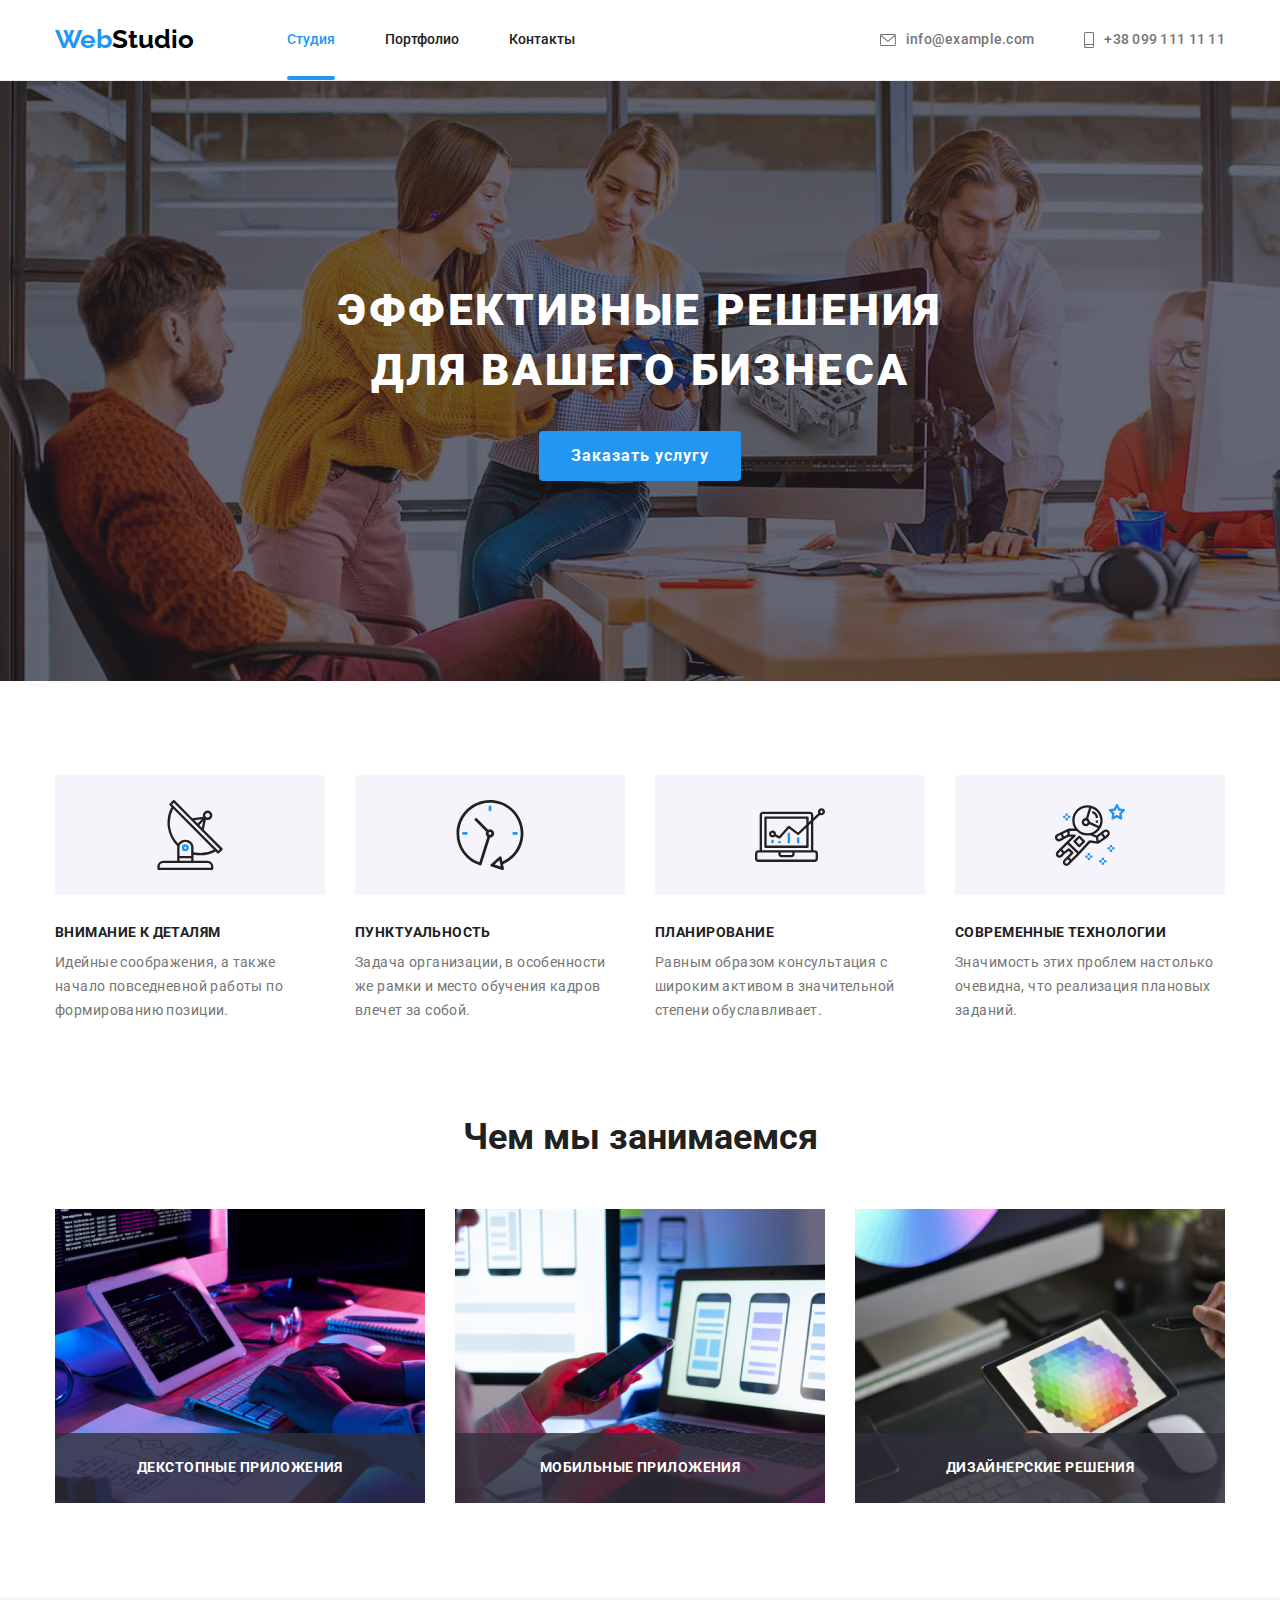
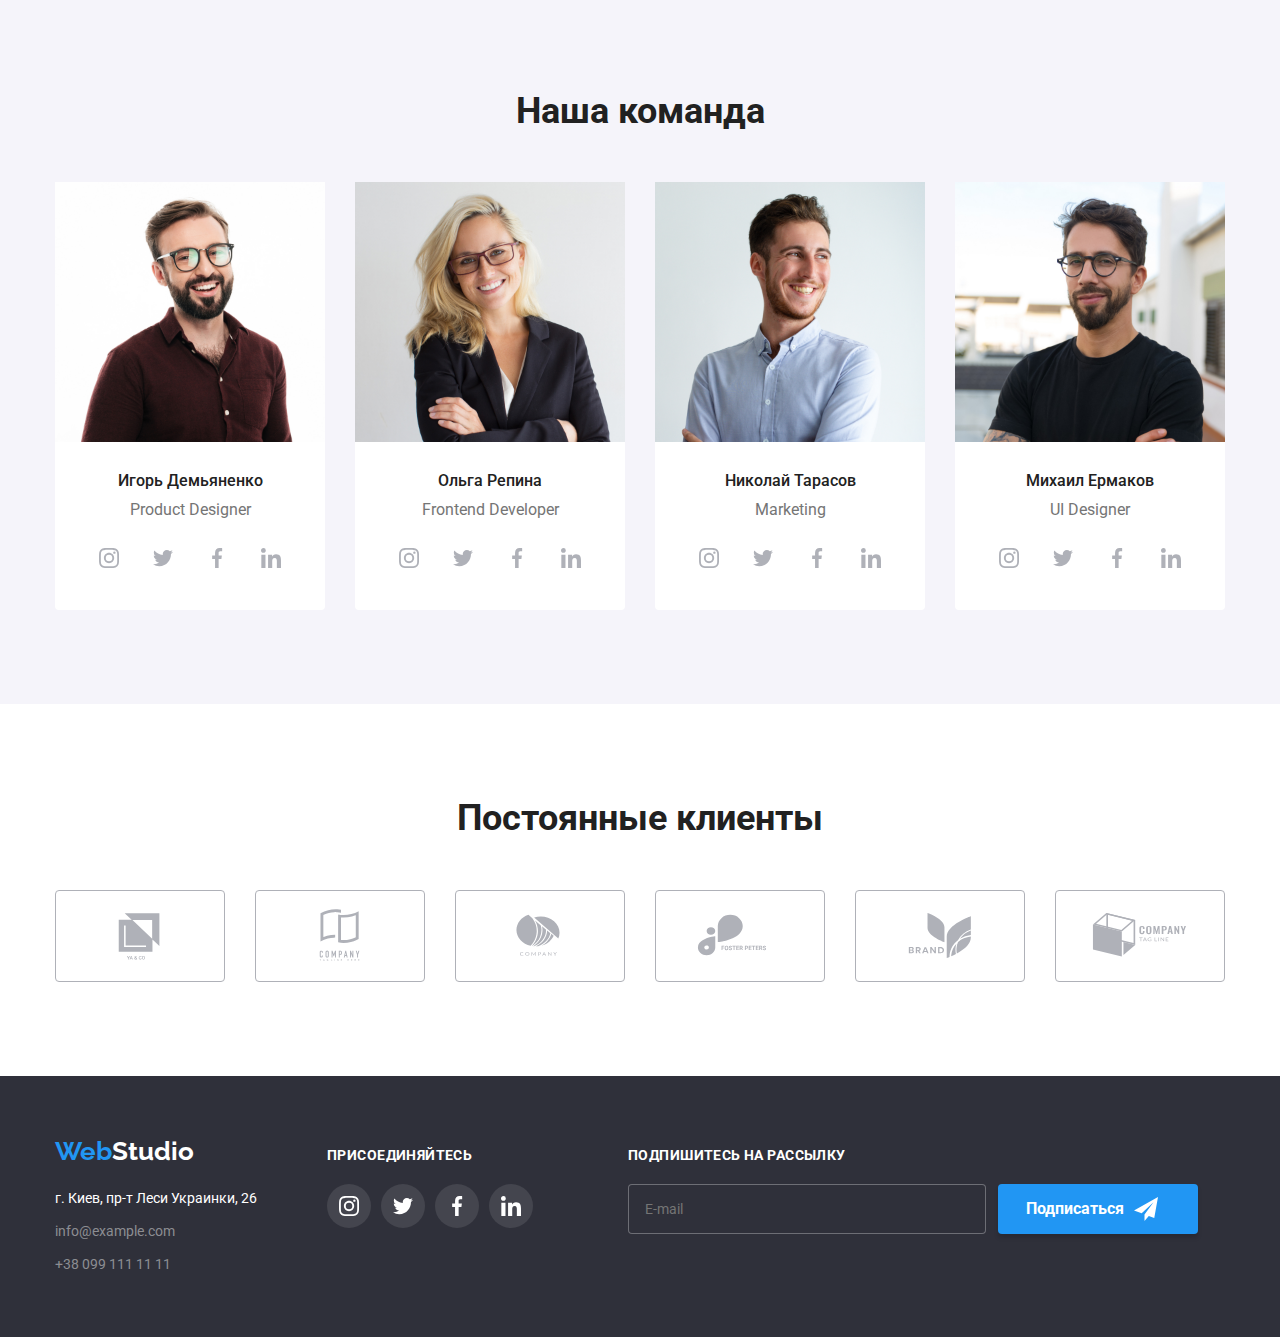
<file: index.html>
<!DOCTYPE html>
<html lang="ru">
  <head>
    <meta charset="UTF-8" />
    <meta name="description" content="A description of the page" />
    <title>Webstudio</title>
    <!--Основные шрифты-->
    <link rel="preconnect" href="https://fonts.googleapis.com" />
    <link rel="preconnect" href="https://fonts.gstatic.com" crossorigin />
    <link
      href="https://fonts.googleapis.com/css2?family=Raleway:wght@700&family=Roboto:wght@400;500;700;900&display=swap"
      rel="stylesheet"
    />

    <!-- modern-normalisd-->
    <link
      rel="stylesheet"
      href="https://cdn.jsdelivr.net/npm/modern-normalize@1.1.0/modern-normalize.min.css"
    />

    <link rel="stylesheet" href="./css/main.min.css" />
  </head>

  <body>
    <!--шапка страницы-->
    <header class="header section">
      <div class="container main__nav">
        <nav class="header__logo">
          <a class="header__link" lang="en" href="./index.html"
            ><span class="header__accent">Web</span>Studio</a
          >

          <ul class="header__nav__items nav__page">
            <li class="header__nav__list">
              <a class="header__nav current" href="./index.html">Студия</a>
            </li>
            <li class="header__nav__list">
              <a class="header__nav" href="portfolio.html">Портфолио</a>
            </li>
            <li class="header__nav__list"><a class="header__nav" href="">Контакты</a></li>
          </ul>
        </nav>

        <ul class="header__contact__items">
          <li class="header__list">
            <a class="header__contact" href="mailto:info@example.com">
              <svg class="header__icon" width="16" height="12">
                <use class="icon__envelope" href="./imeges/icon/icons.svg#icon-envelope"></use>
              </svg>
              info@example.com
            </a>
          </li>
          <li class="header__list">
            <a class="header__contact" href="tel+380991111111">
              <svg class="header__icon" width="10" height="16">
                <use class="icon__smartphone" href="./imeges/icon/icons.svg#icon-smartphone"></use>
              </svg>
              +38 099 111 11 11
            </a>
          </li>
        </ul>
      </div>
    </header>

    <!--Основная часть страници-->
    <main>
      <!--Логотип страницы-->
      <section class="logo__section">
        <div class="container">
          <h1 class="logo__titel">Эффективные решения для вашего бизнеса</h1>
          <button data-modal-open class="logo__btn btn" type="button">Заказать услугу</button>
        </div>
      </section>

      <!--Особенности-->
      <section class="features section">
        <div class="container">
          <h2 hidden class="features__titel">Особенности</h2>
          <ul class="features__section">
            <li class="features__list">
              <div class="features__list__icon">
                <svg class="features__icon">
                  <use href="./imeges/icon/icons.svg#icon-antenna"></use>
                </svg>
              </div>
              <h3 class="titel">Внимание к деталям</h3>
              <p class="features__about">
                Идейные соображения, а также начало повседневной работы по формированию позиции.
              </p>
            </li>
            <li class="features__list">
              <div class="features__list__icon">
                <svg class="features__icon">
                  <use href="./imeges/icon/icons.svg#icon-clock"></use>
                </svg>
              </div>
              <h3 class="titel">Пунктуальность</h3>
              <p class="features__about">
                Задача организации, в особенности же рамки и место обучения кадров влечет за собой.
              </p>
            </li>
            <li class="features__list">
              <div class="features__list__icon">
                <svg class="features__icon">
                  <use href="./imeges/icon/icons.svg#icon-diagram"></use>
                </svg>
              </div>
              <h3 class="titel">Планирование</h3>
              <p class="features__about">
                Равным образом консультация с широким активом в значительной степени обуславливает.
              </p>
            </li>
            <li class="features__list">
              <div class="features__list__icon">
                <svg class="features__icon">
                  <use href="./imeges/icon/icons.svg#icon-astronaut"></use>
                </svg>
              </div>
              <h3 class="titel">Современные технологии</h3>
              <p class="features__about">
                Значимость этих проблем настолько очевидна, что реализация плановых заданий.
              </p>
            </li>
          </ul>
        </div>
      </section>

      <!--Примеры работ-->
      <section class="gallery__section section">
        <div class="container">
          <h2 class="gallery__titel">Чем мы занимаемся</h2>
          <ul class="gallery__list__foto">
            <li class="gellery__list">
              <img
                src="./imeges/box1.jpg"
                alt="стол с планшетоми клавиатурой и схемой работы"
                width="370"
              />
              <div class="gellery__modal">
                <p class="gellery__text">Декстопные приложения</p>
              </div>
            </li>
            <li class="gellery__list">
              <img
                src="./imeges/box2.jpg"
                alt="телефон и ноутбук синхронизация телефона с ноутбуком"
                width="370"
              />
              <div class="gellery__modal">
                <p class="gellery__text">Мобильные приложения</p>
              </div>
            </li>
            <li class="gellery__list">
              <img src="./imeges/box3.jpg" alt="выбор цветового тона" width="370" />
              <div class="gellery__modal">
                <p class="gellery__text">Дизайнерские решения</p>
              </div>
            </li>
          </ul>
        </div>
      </section>

      <!--Команда-->
      <section class="team section">
        <div class="container">
          <h2 class="team__titel">Наша команда</h2>
          <ul class="team__list">
            <li class="team__section">
              <img
                class="team__img"
                src="./imeges/card1.jpg"
                alt="Портрет парня тридцати лет в коричневой рубашке"
                width="270"
              />
              <div class="team__card">
                <h3 class="team__titel__person">Игорь Демьяненко</h3>
                <p class="team__position">Product Designer</p>
                <ul class="socials">
                  <li class="socials__list">
                    <a class="socials__link" href="">
                      <svg class="socials__icon" width="20" height="20">
                        <use href="./imeges/icon/icons.svg#icon-instagram"></use>
                      </svg>
                    </a>
                  </li>
                  <li class="socials__list">
                    <a class="socials__link" href="">
                      <svg class="socials__icon" width="20" height="20">
                        <use href="./imeges/icon/icons.svg#icon-twitter"></use>
                      </svg>
                    </a>
                  </li>
                  <li class="socials__list">
                    <a class="socials__link" href="">
                      <svg class="socials__icon" width="20" height="20">
                        <use href="./imeges/icon/icons.svg#icon-facebook"></use>
                      </svg>
                    </a>
                  </li>
                  <li class="socials__list">
                    <a class="socials__link" href="">
                      <svg class="socials__icon" width="20" height="20">
                        <use href="./imeges/icon/icons.svg#icon-linkedin"></use>
                      </svg>
                    </a>
                  </li>
                </ul>
              </div>
            </li>
            <li class="team__section">
              <img
                class="team__img"
                src="./imeges/card2.jpg"
                alt="Портрет Молодая красивая блондинка в черном пиджаке"
                width="270"
              />
              <div class="team__card">
                <h3 class="team__titel__person">Ольга Репина</h3>
                <p class="team__position">Frontend Developer</p>
                <ul class="socials">
                  <li class="socials__list">
                    <a class="socials__link" href="">
                      <svg class="socials__icon" width="20" height="20">
                        <use href="./imeges/icon/icons.svg#icon-instagram"></use>
                      </svg>
                    </a>
                  </li>
                  <li class="socials__list">
                    <a class="socials__link" href="">
                      <svg class="socials__icon" width="20" height="20">
                        <use href="./imeges/icon/icons.svg#icon-twitter"></use>
                      </svg>
                    </a>
                  </li>
                  <li class="socials__list">
                    <a class="socials__link" href="">
                      <svg class="socials__icon" width="20" height="20">
                        <use href="./imeges/icon/icons.svg#icon-facebook"></use>
                      </svg>
                    </a>
                  </li>
                  <li class="socials__list">
                    <a class="socials__link" href="">
                      <svg class="socials__icon" width="20" height="20">
                        <use href="./imeges/icon/icons.svg#icon-linkedin"></use>
                      </svg>
                    </a>
                  </li>
                </ul>
              </div>
            </li>
            <li class="team__section">
              <img
                class="team__img"
                src="./imeges/card3.jpg"
                alt="Портрет. Веселый брюнет в голубой рубашке"
                width="270"
              />
              <div class="team__card">
                <h3 class="team__titel__person">Николай Тарасов</h3>
                <p class="team__position">Marketing</p>
                <ul class="socials">
                  <li class="socials__list">
                    <a class="socials__link" href="">
                      <svg class="socials__icon" width="20" height="20">
                        <use href="./imeges/icon/icons.svg#icon-instagram"></use>
                      </svg>
                    </a>
                  </li>
                  <li class="socials__list">
                    <a class="socials__link" href="">
                      <svg class="socials__icon" width="20" height="20">
                        <use href="./imeges/icon/icons.svg#icon-twitter"></use>
                      </svg>
                    </a>
                  </li>
                  <li class="socials__list">
                    <a class="socials__link" href="">
                      <svg class="socials__icon" width="20" height="20">
                        <use href="./imeges/icon/icons.svg#icon-facebook"></use>
                      </svg>
                    </a>
                  </li>
                  <li class="socials__list">
                    <a class="socials__link" href="">
                      <svg class="socials__icon" width="20" height="20">
                        <use href="./imeges/icon/icons.svg#icon-linkedin"></use>
                      </svg>
                    </a>
                  </li>
                </ul>
              </div>
            </li>
            <li class="team__section">
              <img
                class="team__img"
                src="./imeges/card4.jpg"
                alt="портрет парня в черной рубаке на улице"
                width="270"
              />
              <div class="team__card">
                <h3 class="team__titel__person">Михаил Ермаков</h3>
                <p class="team__position">UI Designer</p>
                <ul class="socials">
                  <li class="socials__list">
                    <a class="socials__link" href="">
                      <svg class="socials__icon" width="20" height="20">
                        <use href="./imeges/icon/icons.svg#icon-instagram"></use>
                      </svg>
                    </a>
                  </li>
                  <li class="socials__list">
                    <a class="socials__link" href="">
                      <svg class="socials__icon" width="20" height="20">
                        <use href="./imeges/icon/icons.svg#icon-twitter"></use>
                      </svg>
                    </a>
                  </li>
                  <li class="socials__list">
                    <a class="socials__link" href="">
                      <svg class="socials__icon" width="20" height="20">
                        <use href="./imeges/icon/icons.svg#icon-facebook"></use>
                      </svg>
                    </a>
                  </li>
                  <li class="socials__list">
                    <a class="socials__link" href="">
                      <svg class="socials__icon" width="20" height="20">
                        <use href="./imeges/icon/icons.svg#icon-linkedin"></use>
                      </svg>
                    </a>
                  </li>
                </ul>
              </div>
            </li>
          </ul>
        </div>
      </section>

      <!--Постоянные клиенты-->
      <section class="clients section">
        <div class="container">
          <h2 class="clients__titel">Постоянные клиенты</h2>
          <ul class="clients__list">
            <li class="clients__cards">
              <a class="clients__link" href="">
                <svg class="clients__logo">
                  <use href="./imeges/icon/icons.svg#icon-Logo1"></use>
                </svg>
              </a>
            </li>
            <li class="clients__cards">
              <a class="clients__link" href="">
                <svg class="clients__logo">
                  <use href="./imeges/icon/icons.svg#icon-Logo2"></use>
                </svg>
              </a>
            </li>
            <li class="clients__cards">
              <a class="clients__link" href="">
                <svg class="clients__logo">
                  <use href="./imeges/icon/icons.svg#icon-Logo3"></use>
                </svg>
              </a>
            </li>
            <li class="clients__cards">
              <a class="clients__link" href="">
                <svg class="clients__logo">
                  <use href="./imeges/icon/icons.svg#icon-Logo4"></use>
                </svg>
              </a>
            </li>
            <li class="clients__cards">
              <a class="clients__link" href="">
                <svg class="clients__logo">
                  <use href="./imeges/icon/icons.svg#icon-Logo5"></use>
                </svg>
              </a>
            </li>

            <li class="clients__cards">
              <a class="clients__link" href="">
                <svg class="clients__logo">
                  <use href="./imeges/icon/icons.svg#icon-Logo6"></use>
                </svg>
              </a>
            </li>
          </ul>
        </div>
      </section>
    </main>

    <!--Подвал-->
    <footer class="footer">
      <div class="container">
        <div class="footer__section">
          <a class="footer__logo" lang="en" href="./index.html">
            <span class="footer__logo__accent">Web</span>Studio</a
          >
          <address class="footer__address">
            <ul class="footer__address__list">
              <li class="footer__contact__list">
                <a class="footer__contact__adress" href="google.maps.г.Киев,пр-т-Леси-Украинки,26">
                  г. Киев, пр-т Леси Украинки, 26</a
                >
              </li>
              <li class="footer__contact__list">
                <a class="footer__contact" href="mailto:info@example.com">info@example.com</a>
              </li>
              <li class="footer__contact__list">
                <a class="footer__contact" href="tel+380991111111">+38 099 111 11 11</a>
              </li>
            </ul>
          </address>
        </div>
        <!--Соц.сети подвл-->

        <div class="footer__social__list">
          <p class="footer__titel__link">Присоединяйтесь</p>
          <ul class="footer__socials">
            <li class="footer__link__list">
              <a class="footer__linc__icon" href="">
                <svg class="footer__icon" width="20px" height="20px">
                  <use href="./imeges/icon/icons.svg#icon-instagram"></use>
                </svg>
              </a>
            </li>
            <li class="footer__link__list">
              <a class="footer__linc__icon" href="">
                <svg class="footer__icon" width="20px" height="20px">
                  <use href="./imeges/icon/icons.svg#icon-twitter"></use>
                </svg>
              </a>
            </li>
            <li class="footer__link__list">
              <a class="footer__linc__icon" href="">
                <svg class="footer__icon" width="20px" height="20px">
                  <use href="./imeges/icon/icons.svg#icon-facebook"></use>
                </svg>
              </a>
            </li>
            <li class="footer__link__list">
              <a class="footer__linc__icon" href="">
                <svg class="footer__icon" width="20px" height="20px">
                  <use href="./imeges/icon/icons.svg#icon-linkedin"></use>
                </svg>
              </a>
            </li>
          </ul>
        </div>

        <!-- Подписка на рассылку-->
        <div class="sub">
          <p class="footer__sub__titel">Подпишитесь на рассылку</p>
          <form class="footer__sub__form">
            <div class="footer__sub__grup">
              <label class="footer__sub__label">
                <input class="footer__sub" type="email" name="mail" placeholder="E-mail" />
              </label>
              <button class="footer__sub__btn" type="submit">
                Подписаться
                <svg class="footer__btn__svg">
                  <use href="./imeges/icon/icons.svg#icon-send"></use>
                </svg>
              </button>
            </div>
          </form>
        </div>
      </div>
    </footer>
    <!-- Модалка-->
    <div data-modal class="backdrop is-hidden">
      <div class="modal">
        <button data-modal-close class="modal__btn">
          <svg class="modal__icon">
            <use width="11" height="11" href="./imeges/icon/icons.svg#icon-vector"></use>
          </svg>
        </button>

        <p class="modal__titel">Оставьте свои данные, мы вам перезвоним</p>
        <form class="form__list">
          <div class="form__faild">
            <label class="form__label" for="name">Имя</label>
            <div class="form__input__svg">
              <input class="form__input" type="text" name="name" id="name" />
              <svg class="form__icon">
                <use href="./imeges/icon/icons.svg#icon-person-modal"></use>
              </svg>
            </div>
          </div>

          <div class="form__faild">
            <label class="form__label" for="tel">Телефон</label>
            <div class="form__input__svg">
              <input class="form__input" type="tel" name="tel" id="tel" />
              <svg class="form__icon">
                <use href="./imeges/icon/icons.svg#icon-phone-modal"></use>
              </svg>
            </div>
          </div>

          <div class="form__faild">
            <label class="form__label" for="mail">Почта</label>
            <div class="form__input__svg">
              <input class="form__input" type="email" name="mail" id="mail" />
              <svg class="form__icon">
                <use href="./imeges/icon/icons.svg#icon-email-modal"></use>
              </svg>
            </div>
          </div>

          <div class="form__faild last">
            <label class="form__label" for="comment">Коментарий</label>
            <textarea
              class="form__comment"
              name="comment"
              id="comment"
              rows="5"
              placeholder="Введите текст"
            ></textarea>
          </div>
          <div class="form__agreement">
            <label class="form__checkbox__label">
              <input class="form__checkbox" type="checkbox" name="topic" value="html" />
              <svg class="form__chec__ikon">
                <use href="./imeges/icon/icons.svg#icon-check"></use>
              </svg>
              Соглашаюсь с рассылкой и принимаю &nbsp
              <a class="form__chec__link" href="">Условия договора</a>
            </label>
          </div>
          <button class="form__chec__btn" type="submit">Отправить</button>
        </form>
      </div>
    </div>

    <!--<script src="./js/modal.js"></script>-->
    <script src="./js/modal.js"></script>
  </body>
</html>
</file>
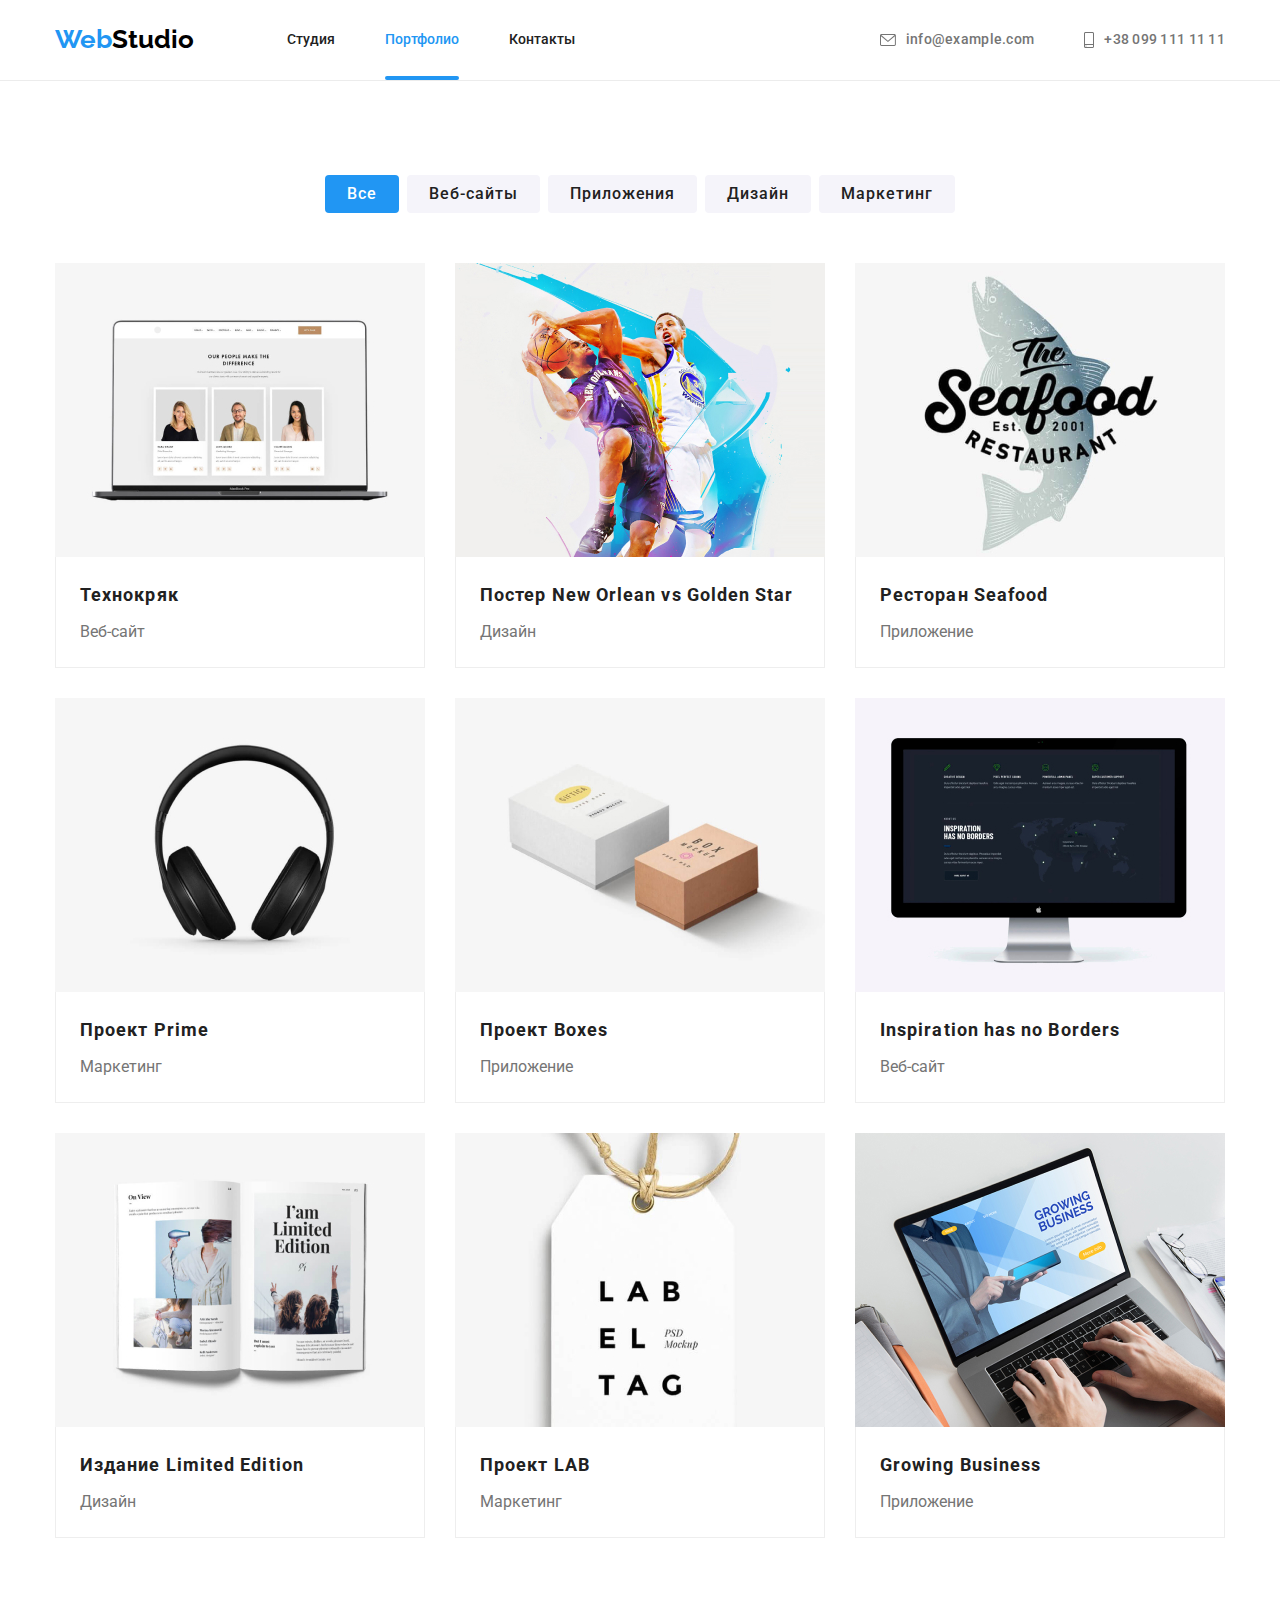
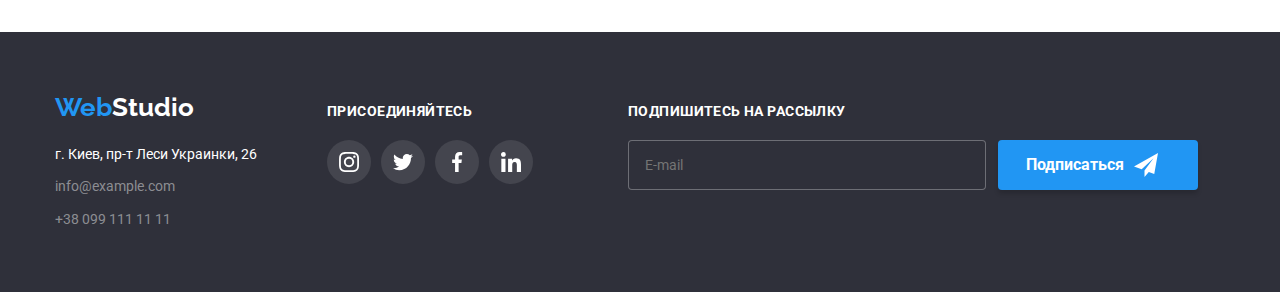
<file: portfolio.html>
<!DOCTYPE html>
<html lang="ru">
  <head>
    <meta charset="UTF-8" />
    <meta name="description" content="A description of the page" />
    <title>Webstudio</title>
    <!--Основные шрифты-->
    <link rel="preconnect" href="https://fonts.googleapis.com" />
    <link rel="preconnect" href="https://fonts.gstatic.com" crossorigin />
    <link
      href="https://fonts.googleapis.com/css2?family=Raleway:wght@700&family=Roboto:wght@400;500;700;900&display=swap"
      rel="stylesheet"
    />

    <!-- modern-normalisd-->
    <link
      rel="stylesheet"
      href="https://cdn.jsdelivr.net/npm/modern-normalize@1.1.0/modern-normalize.min.css"
    />

    <link rel="stylesheet" href="./css/main.min.css" />
  </head>

  <body>
    <!--шапка страницы-->
    <header class="header section">
      <div class="container main__nav">
        <nav class="header__logo">
          <a class="header__link" lang="en" href="./index.html"
            ><span class="header__accent">Web</span>Studio</a
          >

          <ul class="header__nav__items nav__page">
            <li class="header__nav__list">
              <a class="header__nav" href="./index.html">Студия</a>
            </li>
            <li class="header__nav__list">
              <a class="header__nav current" href="portfolio.html">Портфолио</a>
            </li>
            <li class="header__nav__list"><a class="header__nav" href="">Контакты</a></li>
          </ul>
        </nav>

        <ul class="header__contact__items">
          <li class="header__list">
            <a class="header__contact" href="mailto:info@example.com">
              <svg class="header__icon" width="16" height="12">
                <use class="icon__envelope" href="./imeges/icon/icons.svg#icon-envelope"></use>
              </svg>
              info@example.com
            </a>
          </li>
          <li class="header__list">
            <a class="header__contact" href="tel+380991111111">
              <svg class="header__icon" width="10" height="16">
                <use class="icon__smartphone" href="./imeges/icon/icons.svg#icon-smartphone"></use>
              </svg>
              +38 099 111 11 11
            </a>
          </li>
        </ul>
      </div>
    </header>
    <!--Основная часть страницы-->
    <main>
      <div class="section">
        <div class="container">
          <h1 hidden>Галерея</h1>
          <!--Кнопки фильтра-->
          <ul class="btn__list">
            <li><button class="btn__filtr btn__activ" type="button">Все</button></li>
            <li><button class="btn__filtr" type="button">Веб-сайты</button></li>
            <li><button class="btn__filtr" type="button">Приложения</button></li>
            <li><button class="btn__filtr" type="button">Дизайн</button></li>
            <li><button class="btn__filtr" type="button">Маркетинг</button></li>
          </ul>
        </div>

        <!--Портфолио-->
        <div class="container">
          <ul class="portfolio__list">
            <li class="portfolio__section">
              <a class="portfolio__link" href="#">
                <div class="portfolio__thumb">
                  <img
                    class="portfolio__img"
                    src="./imeges/portfolio1.jpg"
                    alt="Веб-сайт"
                    width="370"
                    height="294"
                  />
                  <div class="portfolio__overlay">
                    <p class="portfolio__text">
                      Ресурс предлагает комплексные предложения с разным уровнем функционала и
                      сервисов. Все это позволит посетителю получить исчерпывающие сведения о
                      компании или частном лице.
                    </p>
                  </div>
                </div>
                <div class="portfolio__card">
                  <h2 class="portfolio__titel">Технокряк</h2>
                  <p class="portfolio__desc">Веб-сайт</p>
                </div>
              </a>
            </li>

            <li class="portfolio__section">
              <a class="portfolio__link" href="#">
                <div class="portfolio__thumb">
                  <img
                    class="portfolio__img"
                    src="./imeges/portfolio2.jpg"
                    alt="постер команды"
                    width="370"
                    height="294"
                  />
                  <div class="portfolio__overlay">
                    <p class="portfolio__text">
                      Ресурс предлагает комплексные предложения с разным уровнем функционала и
                      сервисов. Все это позволит посетителю получить исчерпывающие сведения о
                      компании или частном лице.
                    </p>
                  </div>
                </div>
                <div class="portfolio__card">
                  <h2 class="portfolio__titel">Постер New Orlean vs Golden Star</h2>
                  <p class="portfolio__desc">Дизайн</p>
                </div>
              </a>
            </li>

            <li class="portfolio__section">
              <a class="portfolio__link" href="#">
                <div class="portfolio__thumb">
                  <img
                    class="portfolio__img"
                    src="./imeges/portfolio3.jpg"
                    alt="логотип ресторана"
                    width="370"
                    height="294"
                  />
                  <div class="portfolio__overlay">
                    <p class="portfolio__text">
                      Ресурс предлагает комплексные предложения с разным уровнем функционала и
                      сервисов. Все это позволит посетителю получить исчерпывающие сведения о
                      компании или частном лице.
                    </p>
                  </div>
                </div>
                <div class="portfolio__card">
                  <h2 class="portfolio__titel">Ресторан Seafood</h2>
                  <p class="portfolio__desc">Приложение</p>
                </div>
              </a>
            </li>

            <li class="portfolio__section">
              <a class="portfolio__link" href="#">
                <div class="portfolio__thumb">
                  <img
                    class="portfolio__img"
                    src="./imeges/portfolio4.jpg"
                    alt="наушники"
                    width="370"
                    height="294"
                  />
                  <div class="portfolio__overlay">
                    <p class="portfolio__text">
                      Ресурс предлагает комплексные предложения с разным уровнем функционала и
                      сервисов. Все это позволит посетителю получить исчерпывающие сведения о
                      компании или частном лице.
                    </p>
                  </div>
                </div>
                <div class="portfolio__card">
                  <h2 class="portfolio__titel">Проект Prime</h2>
                  <p class="portfolio__desc">Маркетинг</p>
                </div>
              </a>
            </li>

            <li class="portfolio__section">
              <a class="portfolio__link" href="#">
                <div class="portfolio__thumb">
                  <img
                    class="portfolio__img"
                    src="./imeges/portfolio5.jpg"
                    alt="бокс проект"
                    width="370"
                    height="294"
                  />
                  <div class="portfolio__overlay">
                    <p class="portfolio__text">
                      Ресурс предлагает комплексные предложения с разным уровнем функционала и
                      сервисов. Все это позволит посетителю получить исчерпывающие сведения о
                      компании или частном лице.
                    </p>
                  </div>
                </div>
                <div class="portfolio__card">
                  <h2 class="portfolio__titel">Проект Boxes</h2>
                  <p class="portfolio__desc">Приложение</p>
                </div>
              </a>
            </li>

            <li class="portfolio__section">
              <a class="portfolio__link" href="#">
                <div class="portfolio__thumb">
                  <img
                    class="portfolio__img"
                    src="./imeges/portfolio6.jpg"
                    alt="изображение монитора"
                    width="370"
                    height="294"
                  />
                  <div class="portfolio__overlay">
                    <p class="portfolio__text">
                      Ресурс предлагает комплексные предложения с разным уровнем функционала и
                      сервисов. Все это позволит посетителю получить исчерпывающие сведения о
                      компании или частном лице.
                    </p>
                  </div>
                </div>
                <div class="portfolio__card">
                  <h2 class="portfolio__titel">Inspiration has no Borders</h2>
                  <p class="portfolio__desc">Веб-сайт</p>
                </div>
              </a>
            </li>

            <li class="portfolio__section">
              <a class="portfolio__link" href="#">
                <div class="portfolio__thumb">
                  <img
                    class="portfolio__img"
                    src="./imeges/portfolio7.jpg"
                    alt="дизайн книги"
                    width="370"
                    height="294"
                  />
                  <div class="portfolio__overlay">
                    <p class="portfolio__text">
                      Ресурс предлагает комплексные предложения с разным уровнем функционала и
                      сервисов. Все это позволит посетителю получить исчерпывающие сведения о
                      компании или частном лице.
                    </p>
                  </div>
                </div>
                <div class="portfolio__card">
                  <h2 class="portfolio__titel">Издание Limited Edition</h2>
                  <p class="portfolio__desc">Дизайн</p>
                </div>
              </a>
            </li>

            <li class="portfolio__section">
              <a class="portfolio__link" href="#">
                <div class="portfolio__thumb">
                  <img
                    class="portfolio__img"
                    src="./imeges/portfolio8.jpg"
                    alt="макет логотипа"
                    width="370"
                    height="294"
                  />
                  <div class="portfolio__overlay">
                    <p class="portfolio__text">
                      Ресурс предлагает комплексные предложения с разным уровнем функционала и
                      сервисов. Все это позволит посетителю получить исчерпывающие сведения о
                      компании или частном лице.
                    </p>
                  </div>
                </div>
                <div class="portfolio__card">
                  <h2 class="portfolio__titel">Проект LAB</h2>
                  <p class="portfolio__desc">Маркетинг</p>
                </div>
              </a>
            </li>

            <li class="portfolio__section">
              <a class="portfolio__link" href="#">
                <div class="portfolio__thumb">
                  <img
                    class="portfolio__img"
                    src="./imeges/portfolio9.jpg"
                    alt="проект приложения"
                    width="370"
                    height="294"
                  />
                  <div class="portfolio__overlay">
                    <p class="portfolio__text">
                      Ресурс предлагает комплексные предложения с разным уровнем функционала и
                      сервисов. Все это позволит посетителю получить исчерпывающие сведения о
                      компании или частном лице.
                    </p>
                  </div>
                </div>
                <div class="portfolio__card">
                  <h2 class="portfolio__titel">Growing Business</h2>
                  <p class="portfolio__desc">Приложение</p>
                </div>
              </a>
            </li>
          </ul>
        </div>
      </div>
    </main>

    <!--Подвал-->
    <footer class="footer">
      <div class="container">
        <div class="footer__section">
          <a class="footer__logo" lang="en" href="./index.html">
            <span class="footer__logo__accent">Web</span>Studio</a
          >
          <address class="footer__address">
            <ul class="footer__address__list">
              <li class="footer__contact__list">
                <a class="footer__contact__adress" href="google.maps.г.Киев,пр-т-Леси-Украинки,26">
                  г. Киев, пр-т Леси Украинки, 26</a
                >
              </li>
              <li class="footer__contact__list">
                <a class="footer__contact" href="mailto:info@example.com">info@example.com</a>
              </li>
              <li class="footer__contact__list">
                <a class="footer__contact" href="tel+380991111111">+38 099 111 11 11</a>
              </li>
            </ul>
          </address>
        </div>
        <!--Соц.сети подвл-->

        <div class="footer__social__list">
          <p class="footer__titel__link">Присоединяйтесь</p>
          <ul class="footer__socials">
            <li class="footer__link__list">
              <a class="footer__linc__icon" href="">
                <svg class="footer__icon" width="20px" height="20px">
                  <use href="./imeges/icon/icons.svg#icon-instagram"></use>
                </svg>
              </a>
            </li>
            <li class="footer__link__list">
              <a class="footer__linc__icon" href="">
                <svg class="footer__icon" width="20px" height="20px">
                  <use href="./imeges/icon/icons.svg#icon-twitter"></use>
                </svg>
              </a>
            </li>
            <li class="footer__link__list">
              <a class="footer__linc__icon" href="">
                <svg class="footer__icon" width="20px" height="20px">
                  <use href="./imeges/icon/icons.svg#icon-facebook"></use>
                </svg>
              </a>
            </li>
            <li class="footer__link__list">
              <a class="footer__linc__icon" href="">
                <svg class="footer__icon" width="20px" height="20px">
                  <use href="./imeges/icon/icons.svg#icon-linkedin"></use>
                </svg>
              </a>
            </li>
          </ul>
        </div>

        <!-- Подписка на рассылку-->
        <div class="sub">
          <p class="footer__sub__titel">Подпишитесь на рассылку</p>
          <form class="footer__sub__form">
            <div class="footer__sub__grup">
              <label class="footer__sub__label">
                <input class="footer__sub" type="email" name="mail" placeholder="E-mail" />
              </label>
              <button class="footer__sub__btn" type="submit">
                Подписаться
                <svg class="footer__btn__svg">
                  <use href="./imeges/icon/icons.svg#icon-send"></use>
                </svg>
              </button>
            </div>
          </form>
        </div>
      </div>
    </footer>
  </body>
</html>
</file>
<file: css/main.min.css>
:root{--primery-text-color: #757575;--titel-text-color: #212121;--accent-text-color: #2196f3;--heder-logo-color: #000000;--icon-color: #AFB1B8;--main-background-color: #ffffff;--section-fond-color: #2f303a;--border-portfolio: #eeeeee;--text-color-logo-adres-btn: #ffffff;--text-footer: #8C8D92;--filter-btn-tim-fon: #f5f4fa;--logo-btn-hover: #188ce8;--footer-icon: #44454E;--portfolio-section-gap: 30px;--box-shedov-tim-form-btn: 0px 1px 3px rgba(0, 0, 0, 0.12), 0px 1px 1px rgba(0, 0, 0, 0.14), 0px 2px 1px rgba(0, 0, 0, 0.2);--border-shedov: rgba(255, 255, 255, 0.3);--border-form: rgba(33, 33, 33, 0.2);--border-btn: rgba(0, 0, 0, 0.1);--animation: cubic-bezier(0.4, 0, 0.2, 1);--shedov-backdrop: rgba(0, 0, 0, 0.2);--shadov-btn: 0px 3px 1px rgba(0, 0, 0, 0.1), 0px 1px 2px rgba(0, 0, 0, 0.08), 0px 2px 2px rgba(0, 0, 0, 0.12);--background-gellery-modal: rgba(47, 48, 58, 0.8);--portfolio-tumb: rgba(33, 150, 243, 0.9);--link-shadov: 0px 1px 1px rgba(0, 0, 0, 0.12), 0px 4px 4px rgba(0, 0, 0, 0.06), 1px 4px 6px rgba(0, 0, 0, 0.16)}*,*::before *::after{-webkit-box-sizing:border-box;box-sizing:border-box}body{background-color:var(--main-background-color);font-family:"Roboto",sans-serif;font-size:14px;line-height:1.5;color:var(--primery-text-color)}img{display:block;max-width:100%;height:auto}.section{padding-top:94px;padding-bottom:94px}h1,h2,h3,h4,h5,h6,p{margin-top:0;margin-bottom:0}ul{padding-left:0;margin-top:0;margin-bottom:0;list-style:none}.container{width:1200px;padding-left:15px;padding-right:15px;margin-right:auto;margin-left:auto}.header{padding-top:0px;padding-bottom:0px;border-bottom:1px solid #ececec;-ms-flex-wrap:nowrap;flex-wrap:nowrap}.header__logo{display:-webkit-box;display:-ms-flexbox;display:flex;-webkit-box-align:center;-ms-flex-align:center;align-items:center}.header__link{margin-right:93px;font-family:Raleway;color:var(--heder-logo-color);font-size:26px;font-weight:bold;text-decoration:none;cursor:default;line-height:1.2}.header__accent{color:var(--accent-text-color)}.nav__page{display:-webkit-box;display:-ms-flexbox;display:flex}.header__nav__list{margin-right:50px}.header__nav__list:last-child{margin-right:0}.header__nav{color:var(--titel-text-color);padding-top:32px;padding-bottom:32px;display:block;position:relative;font-weight:500;text-decoration:none;line-height:1.14;-webkit-transition-property:color;transition-property:color;-webkit-transition-duration:250ms;transition-duration:250ms;-webkit-transition-timing-function:var(--animation);transition-timing-function:var(--animation)}.header__nav:hover,.header__nav:focus{color:var(--accent-text-color)}.header__nav.current{color:var(--accent-text-color)}.header__nav.header__nav::after{content:"";position:absolute;left:0px;bottom:0px;display:block;width:100%;height:4px;background-color:var(--accent-text-color);opacity:0;-webkit-transition:opacity 250ms var(--animation);transition:opacity 250ms var(--animation);border-radius:2px}.header__nav:hover::after{opacity:1;border-radius:4px}.header__nav.current::after{opacity:1;border-radius:4px}.header__contact__items{margin-left:auto;display:-webkit-box;display:-ms-flexbox;display:flex;-webkit-box-align:center;-ms-flex-align:center;align-items:center}.main__nav{display:-webkit-box;display:-ms-flexbox;display:flex}.header__list{margin-left:50px}.header__list:first-child{margin-left:0}.header__contact{display:-webkit-box;display:-ms-flexbox;display:flex;-webkit-box-align:center;-ms-flex-align:center;align-items:center;padding-top:32px;padding-bottom:32px;color:var(--primery-text-color);text-decoration:none;font-weight:500;line-height:1.14;letter-spacing:.02em;-webkit-transition-property:color;transition-property:color;-webkit-transition-duration:250ms;transition-duration:250ms;-webkit-transition-timing-function:var(--animation);transition-timing-function:var(--animation)}.header__contact:hover,.header__contact:focus{color:var(--accent-text-color)}.header__icon{display:inline-block;margin-right:10px;fill:currentColor}.logo__section{padding-top:200px;padding-bottom:200px;text-align:center;background-color:var(--section-fond-color);max-width:1600px;min-height:600px;margin-left:auto;margin-right:auto;background-image:-webkit-gradient(linear, left top, right top, from(rgba(47, 48, 58, 0.4)), to(rgba(47, 48, 58, 0.4))),url(../imeges/imgfon.jpg);background-image:linear-gradient(to right, rgba(47, 48, 58, 0.4), rgba(47, 48, 58, 0.4)),url(../imeges/imgfon.jpg);background-size:cover;background-repeat:no-repeat}.logo__titel{width:696px;margin:auto;color:var(--text-color-logo-adres-btn);font-size:44px;font-weight:900;line-height:1.36;letter-spacing:.06em;font-family:Roboto;text-transform:uppercase}.logo__btn{margin-top:30px;padding:10px 32px;min-width:13px;color:var(--text-color-logo-adres-btn);background-color:var(--accent-text-color);font-size:16px;font-weight:bold;cursor:pointer;line-height:1.87;-webkit-box-align:center;-ms-flex-align:center;align-items:center;letter-spacing:.06em;border-radius:4px;border:0;-webkit-transition-property:background-color;transition-property:background-color;-webkit-transition-duration:250ms;transition-duration:250ms;-webkit-transition-timing-function:var(--animation);transition-timing-function:var(--animation)}.logo__btn:hover,.logo__btn:focus{background-color:var(--logo-btn-hover)}.features{width:1200px;margin:auto}.features__section{display:-webkit-box;display:-ms-flexbox;display:flex;margin-top:0;margin-bottom:0}.features__list{letter-spacing:.03em;margin-right:30px;width:270px}.features__list:last-child{margin-right:0}.features__list__icon{display:-webkit-box;display:-ms-flexbox;display:flex;-webkit-box-align:center;-ms-flex-align:center;align-items:center;-webkit-box-pack:center;-ms-flex-pack:center;justify-content:center;background:var(--filter-btn-tim-fon);border-radius:4px;padding:0;margin-bottom:30px;width:270px;height:120px}.features__icon{margin:0px;width:70px;height:70px}.titel{margin-bottom:10px;color:var(--titel-text-color);font-weight:bold;font-size:14px;line-height:1.14;letter-spacing:.03em;text-transform:uppercase}.features__about{color:var(--primery-text-color);line-height:1.71;letter-spacing:0,3em}.gallery__section{padding-top:0}.gallery__list__foto{display:-webkit-box;display:-ms-flexbox;display:flex}.gallery__titel{margin-bottom:50px;color:var(--titel-text-color);font-weight:bold;font-size:36px;line-height:1.16;text-align:center}.gellery__list{position:relative;margin-right:30px}.gellery__list:last-child{margin-right:0}.gellery__modal{display:-webkit-box;display:-ms-flexbox;display:flex;-webkit-box-pack:center;-ms-flex-pack:center;justify-content:center;-webkit-box-align:center;-ms-flex-align:center;align-items:center;position:absolute;bottom:0px;width:370px;height:70px;background-color:var(--background-gellery-modal)}.gellery__text{color:var(--text-color-logo-adres-btn);font-weight:bold;font-size:14px;line-height:1.14;letter-spacing:.03em;text-transform:uppercase}.team{background-color:var(--filter-btn-tim-fon)}.team__titel{margin-bottom:50px;text-align:center;font-size:36px;line-height:1.16}.team__titel,.team__titel .titel{color:var(--titel-text-color)}.team__list{display:-webkit-box;display:-ms-flexbox;display:flex}.team__section{text-align:center;margin-right:30px;border-radius:0px 0px 4px 4px;-webkit-box-shadow:var(--box-shedov);box-shadow:var(--box-shedov);background:var(--main-background-color)}.team__section:last-child{margin-right:0}.team__img{margin-bottom:30px}.team__titel__person{margin-bottom:10px;color:var(--titel-text-color);font-weight:500;font-size:16px;line-height:1.18}.team__position{margin-bottom:16px;color:var(--primery-text-color);font-size:16px;line-height:1.18}.socials{display:-webkit-box;display:-ms-flexbox;display:flex;-webkit-box-pack:center;-ms-flex-pack:center;justify-content:center;gap:10px;margin:16px 30px 30px 30px}.socials__link{display:-webkit-box;display:-ms-flexbox;display:flex;-webkit-box-pack:center;-ms-flex-pack:center;justify-content:center;-webkit-box-align:center;-ms-flex-align:center;align-items:center;border-radius:50%;width:44px;height:44px;fill:var(--icon-color);-webkit-transition-property:background-color,fill;transition-property:background-color,fill;-webkit-transition-duration:250ms;transition-duration:250ms;-webkit-transition-timing-function:var(--animation);transition-timing-function:var(--animation)}.socials__link:hover,.socials__link:focus{fill:var(--text-color-logo-adres-btn);background-color:var(--accent-text-color)}.clients__titel{margin-bottom:50px;text-align:center;font-size:36px;line-height:1.16;color:var(--titel-text-color)}.clients__list{display:-webkit-box;display:-ms-flexbox;display:flex;gap:30px}.clients__link{display:-webkit-box;display:-ms-flexbox;display:flex;-webkit-box-align:center;-ms-flex-align:center;align-items:center;-webkit-box-pack:center;-ms-flex-pack:center;justify-content:center;width:170px;height:92px;border:1px solid var(--icon-color);border-radius:4px;-webkit-transition-property:fill,border-color;transition-property:fill,border-color;-webkit-transition-duration:250ms;transition-duration:250ms;-webkit-transition-timing-function:var(--animation);transition-timing-function:var(--animation)}.clients__link:hover,.clients__link:focus{border-color:var(--accent-text-color)}.clients__link:hover>.clients__logo,.clients__link:focus>.clients__logo{fill:var(--accent-text-color)}.clients__logo{width:106px;height:60px;fill:var(--icon-color);-webkit-transition-property:fill;transition-property:fill;-webkit-transition-duration:250ms;transition-duration:250ms;-webkit-transition-timing-function:var(--animation);transition-timing-function:var(--animation)}.clients__logo:hover,.clients__logo:focus{fill:var(--accent-text-color)}.footer .container{display:-webkit-box;display:-ms-flexbox;display:flex;-webkit-box-align:baseline;-ms-flex-align:baseline;align-items:baseline}.footer{padding-top:60px;padding-bottom:60px;background-color:var(--section-fond-color)}.footer__logo{display:block;font-family:Raleway;color:var(--text-color-logo-adres-btn);font-weight:bold;text-decoration:none;cursor:default;font-size:26px;line-height:1.19;margin-bottom:20px}.footer__logo__accent{color:var(--accent-text-color)}.footer__contact__list{margin-bottom:9px}.footer__contact__list:last-child{margin-bottom:0px}.footer__contact__adress{color:var(--text-color-logo-adres-btn);text-decoration:none;line-height:1.71;font-style:normal;display:block}.footer__contact{text-decoration:none;line-height:1.71;font-style:normal;display:block;color:var(--text-footer);-webkit-transition-property:color;transition-property:color;-webkit-transition-duration:250ms;transition-duration:250ms;-webkit-transition-timing-function:var(--animation);transition-timing-function:var(--animation)}.footer__contact:hover,.footer__contact:focus{color:var(--accent-text-color)}.footer__social__list{margin-left:70px}.footer__titel__link{margin-bottom:20px;color:var(--text-color-logo-adres-btn);font-weight:bold;font-size:14px;line-height:1.14;letter-spacing:.03em;text-transform:uppercase}.footer__socials{display:-webkit-box;display:-ms-flexbox;display:flex;gap:10px}.footer__link__list:last-child{margin-right:0px}.footer__linc__icon{display:-webkit-inline-box;display:-ms-inline-flexbox;display:inline-flex;-webkit-box-pack:center;-ms-flex-pack:center;justify-content:center;-webkit-box-align:center;-ms-flex-align:center;align-items:center;border-radius:50%;width:44px;height:44px;background-color:var(--footer-icon);-webkit-transition-property:background-color;transition-property:background-color;-webkit-transition-duration:250ms;transition-duration:250ms;-webkit-transition-timing-function:var(--animation);transition-timing-function:var(--animation)}.footer__linc__icon:hover,.footer__linc__icon:focus{background-color:var(--accent-text-color)}.footer__icon{fill:var(--text-color-logo-adres-btn)}.sub{margin-left:95px}.footer__sub__titel{margin-bottom:20px;font-weight:bold;font-size:14px;line-height:1.14;letter-spacing:.03em;text-transform:uppercase;color:var(--main-background-color)}.footer__sub{outline:rgba(0,0,0,0);width:358px;height:50px;padding-left:16px;border-radius:4px;color:var(--main-background-color);background-color:var(--section-fond-color);border:1px solid var(--border-shedov)}.footer__sub__grup{display:-webkit-box;display:-ms-flexbox;display:flex}.footer__sub__btn{display:-webkit-box;display:-ms-flexbox;display:flex;-webkit-box-align:center;-ms-flex-align:center;align-items:center;gap:10px;width:200px;height:50px;margin-left:12px;background:var(--accent-text-color);-webkit-box-shadow:0px 4px 4px rgba(0,0,0,.15);box-shadow:0px 4px 4px rgba(0,0,0,.15);border-radius:4px;color:var(--main-background-color);font-weight:700;font-size:16px;line-height:30px;padding-left:28px;padding-right:28px;padding-right:0;border:rgba(0,0,0,0);cursor:pointer}.footer__btn__svg{width:24px;height:24px}.backdrop{position:fixed;top:0;left:0;width:100%;height:100%;background-color:var(--shedov-backdrop);opacity:1}.backdrop.is-hidden{opacity:0;pointer-events:none}.modal{position:absolute;top:50%;left:50%;-webkit-transform:translate(-50%, -50%);transform:translate(-50%, -50%);padding:40px;width:528px;background-color:var(--main-background-color);-webkit-box-shadow:var(--box-shedov-tim-form-btn);box-shadow:var(--box-shedov-tim-form-btn);border-radius:4px}.modal:hover,.modal:focus{border-color:var(--accent-text-color)}.modal__btn{display:-webkit-box;display:-ms-flexbox;display:flex;-webkit-box-pack:center;-ms-flex-pack:center;justify-content:center;-webkit-box-align:center;-ms-flex-align:center;align-items:center;position:absolute;top:8px;right:8px;width:30px;height:30px;border:1px solid var(--border-btn);border-radius:50%;background:var(--main-background-color);cursor:pointer;-webkit-transition-property:fill;transition-property:fill;-webkit-transition-duration:250ms;transition-duration:250ms;-webkit-transition-timing-function:var(--animation);transition-timing-function:var(--animation)}.modal__btn:hover,.modal__btn:focus{fill:var(--accent-text-color)}.modal__icon{width:11px;height:11px;-webkit-transition-property:fill;transition-property:fill;-webkit-transition-duration:250ms;transition-duration:250ms;-webkit-transition-timing-function:var(--animation);transition-timing-function:var(--animation)}.modal__icon:hover,.modal__icon:focus{fill:var(--logo-btn-hover)}.modal__titel{margin-bottom:12px;font-weight:700;font-size:20px;line-height:1.15;text-align:center;letter-spacing:.03em;color:var(--titel-text-color)}.form__chec__btn{margin:0 auto;display:-webkit-box;display:-ms-flexbox;display:flex;-webkit-box-align:center;-ms-flex-align:center;align-items:center;-webkit-box-pack:center;-ms-flex-pack:center;justify-content:center;width:200px;height:50px;cursor:pointer;font-weight:700;font-size:16px;line-height:1.88;letter-spacing:.06em;background-color:var(--accent-text-color);color:var(--text-color-logo-adres-btn);border-radius:4px;outline:var(--accent-text-color);border:0;-webkit-transition-property:background-color,-webkit-box-shadow;transition-property:background-color,-webkit-box-shadow;transition-property:background-color,box-shadow;transition-property:background-color,box-shadow,-webkit-box-shadow;-webkit-transition-duration:250ms;transition-duration:250ms;-webkit-transition-timing-function:var(--animation);transition-timing-function:var(--animation)}.form__chec__btn:hover,.form__chec__btn:focus{background-color:var(--logo-btn-hover);-webkit-box-shadow:var(--box-shedov-tim-form-btn);box-shadow:var(--box-shedov-tim-form-btn)}.form__checkbox__label{display:-webkit-box;display:-ms-flexbox;display:flex;-webkit-box-align:center;-ms-flex-align:center;align-items:center;cursor:pointer;-webkit-box-pack:center;-ms-flex-pack:center;justify-content:center}.form__checkbox{-webkit-appearance:none;-moz-appearance:none;appearance:none}.form__checkbox:checked+.form__chec__ikon{background-color:var(--accent-text-color);background-image:url(../imeges/icon/icon\ check.svg);background-size:contain;background-origin:border-box;border:var(--accent-text-color)}.form__chec__ikon{display:-webkit-box;display:-ms-flexbox;display:flex;width:16px;height:15px;border:2px solid var(--titel-text-color);border-radius:4px;margin-right:4px}.form__chec__link{color:var(--accent-text-color)}.form__comment{display:-webkit-box;display:-ms-flexbox;display:flex;-webkit-box-orient:vertical;-webkit-box-direction:normal;-ms-flex-direction:column;flex-direction:column;position:relative;cursor:pointer;width:100%;padding:12px;border:1px solid var(--border-form);border-radius:4px;resize:none;-webkit-transition-property:border-color;transition-property:border-color;-webkit-transition-duration:250ms;transition-duration:250ms;-webkit-transition-timing-function:var(--animation);transition-timing-function:var(--animation)}.form__comment:hover,.form__comment:focus{border-color:var(--accent-text-color)}.form__comment:focus{outline:var(--accent-text-color)}.placeholder{font-weight:400;font-size:12px;line-height:1,16;letter-spacing:.01em}.form__agreement{margin-bottom:30px}.form__faild{display:block;-webkit-box-orient:vertical;-webkit-box-direction:normal;-ms-flex-direction:column;flex-direction:column;border-radius:4px;margin-bottom:10px}.form__faild.last-child{margin-bottom:20px}.form__faild input{margin:0;padding-left:42px;border:1px solid var(--border-form);border-radius:4px;position:relative;cursor:pointer}.form__label{display:block;margin-bottom:4px;font-weight:400;font-size:12px;line-height:1,16;letter-spacing:.01em;color:var(--primery-text-color);-webkit-transition-property:background-color;transition-property:background-color;-webkit-transition-duration:250ms;transition-duration:250ms;-webkit-transition-timing-function:var(--animation);transition-timing-function:var(--animation)}.form__label:hover,.form__label:focus{background-color:var(--accent-text-color)}.form__input__svg{display:-webkit-box;display:-ms-flexbox;display:flex;-webkit-box-orient:vertical;-webkit-box-direction:normal;-ms-flex-direction:column;flex-direction:column;position:relative}.form__input{width:100%;height:40px;padding-left:42px;-webkit-transition-property:border-color,fill;transition-property:border-color,fill;-webkit-transition-duration:250ms;transition-duration:250ms;-webkit-transition-timing-function:var(--animation);transition-timing-function:var(--animation)}.form__input:hover,.form__input:focus{border-color:var(--accent-text-color)}.form__input:focus{outline:var(--accent-text-color)}.form__icon{width:18px;height:18px;position:absolute;top:50%;left:12px;-webkit-transform:translateY(-50%);transform:translateY(-50%)}.form__input:hover+.form__icon,.form__input:focus+.form__icon{fill:var(--accent-text-color)}.btn__list{display:-webkit-box;display:-ms-flexbox;display:flex;-webkit-box-pack:center;-ms-flex-pack:center;justify-content:center;gap:8px;margin-bottom:50px}.btn__filtr{padding:6px 22px;letter-spacing:.06em;border-radius:4px;border:0;color:var(--titel-text-color);background:var(--filter-btn-tim-fon);font-size:16px;font-weight:500;cursor:pointer;line-height:1.62;-webkit-transition-property:color,background-color,-webkit-box-shadow;transition-property:color,background-color,-webkit-box-shadow;transition-property:color,background-color,box-shadow;transition-property:color,background-color,box-shadow,-webkit-box-shadow;-webkit-transition-duration:250ms;transition-duration:250ms;-webkit-transition-timing-function:var(--animation);transition-timing-function:var(--animation)}.btn__filtr:hover,.btn__filtr:focus{color:var(--text-color-logo-adres-btn);background-color:var(--accent-text-color);-webkit-box-shadow:var(--shadov-btn);box-shadow:var(--shadov-btn)}.btn__activ{color:var(--text-color-logo-adres-btn);background:var(--accent-text-color)}.portfolio__list{display:-webkit-box;display:-ms-flexbox;display:flex;-ms-flex-wrap:wrap;flex-wrap:wrap}.portfolio__list>.portfolio__section{width:calc((100% - 60px)/3);margin-right:30px;margin-bottom:30px}.portfolio__section:nth-child(3n){margin-right:0}.portfolio__section:nth-last-child(-n+3){margin-bottom:0}.portfolio__link{display:block;text-decoration:none;-webkit-transition-property:-webkit-box-shadow;transition-property:-webkit-box-shadow;transition-property:box-shadow;transition-property:box-shadow, -webkit-box-shadow;-webkit-transition-duration:250ms;transition-duration:250ms;-webkit-transition-timing-function:var(--animation);transition-timing-function:var(--animation)}.portfolio__link:hover,.portfolio__link:focus{-webkit-box-shadow:var(--link-shadov);box-shadow:var(--link-shadov)}.portfolio__link:hover .portfolio__thumb::before{-webkit-transform:translateY(0);transform:translateY(0)}.portfolio__link:hover .portfolio__overlay{-webkit-transform:translateY(0);transform:translateY(0)}.portfolio__thumb{position:relative;overflow:hidden}.portfolio__thumb::before{display:inline-block;content:"";position:absolute;top:0;left:0;width:100%;height:100%;background-color:var(--portfolio-tumb);-webkit-transform:translateY(100%);transform:translateY(100%);-webkit-transition:-webkit-transform 250ms var(--animation);transition:-webkit-transform 250ms var(--animation);transition:transform 250ms var(--animation);transition:transform 250ms var(--animation), -webkit-transform 250ms var(--animation)}.portfolio__overlay{position:absolute;top:0;left:0;width:100%;height:100%;display:-webkit-box;display:-ms-flexbox;display:flex;-webkit-box-pack:center;-ms-flex-pack:center;justify-content:center;-webkit-box-align:center;-ms-flex-align:center;align-items:center;-webkit-transform:translateY(100%);transform:translateY(100%);-webkit-transition:-webkit-transform 250ms var(--animation);transition:-webkit-transform 250ms var(--animation);transition:transform 250ms var(--animation);transition:transform 250ms var(--animation), -webkit-transform 250ms var(--animation)}.portfolio__text{padding-left:24px;padding-right:24px;font-size:18px;line-height:1.56;letter-spacing:.03em;color:var(--main-background-color)}.portfolio__card{border-left:1px solid var(--border-portfolio);border-right:1px solid var(--border-portfolio);border-bottom:1px solid var(--border-portfolio);padding:20px 24px}.portfolio__titel{margin-bottom:4px;color:var(--titel-text-color);font-weight:bold;font-size:18px;line-height:2;letter-spacing:.06em}.portfolio__desc{color:var(--primery-text-color);font-size:16px;line-height:1.87}/*# sourceMappingURL=main.min.css.map */
</file>
